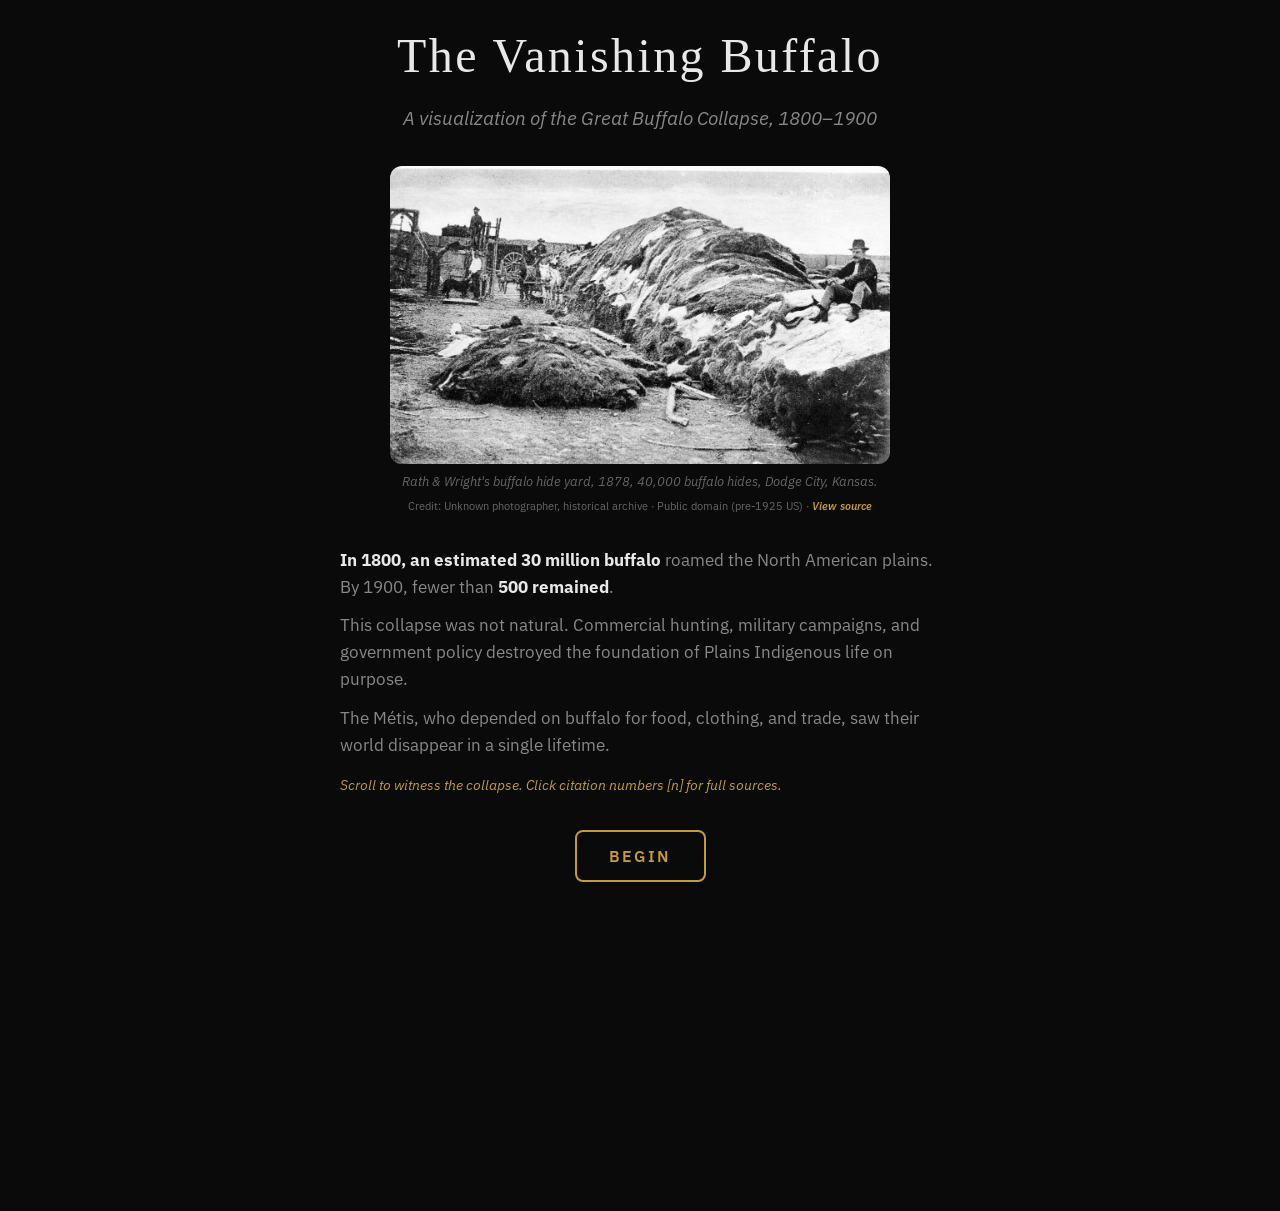
<file: index.html>
<!DOCTYPE html>
<html lang="en">
<head>
    <meta charset="UTF-8">
    <meta name="viewport" content="width=device-width, initial-scale=1.0">
    <meta name="description" content="A visualization of the Great Buffalo Collapse, 1800-1900. Scroll to watch the buffalo population disappear.">
    <title>The Vanishing Buffalo — Scroll Edition</title>

    <!-- Open Graph -->
    <meta property="og:title" content="The Vanishing Buffalo — A Scroll-Driven History">
    <meta property="og:description" content="30 million buffalo in 1800. Fewer than 500 by 1900. Scroll through the collapse of the North American plains buffalo — every data point cited, every image sourced.">
    <meta property="og:type" content="website">
    <meta property="og:url" content="https://bayarddevries.github.io/buffalo-counter-v2/">
    <meta property="og:image" content="https://bayarddevries.github.io/buffalo-counter-v2/images/bisonhides.jpg">
    <meta property="og:image:width" content="1200">
    <meta property="og:image:height" content="630">

    <!-- Twitter Card -->
    <meta name="twitter:card" content="summary_large_image">
    <meta name="twitter:title" content="The Vanishing Buffalo — A Scroll-Driven History">
    <meta name="twitter:description" content="30 million buffalo in 1800. Fewer than 500 by 1900. Scroll through the collapse — every data point cited.">

    <link rel="icon" type="image/svg+xml" href="favicon.svg">
    <link rel="preconnect" href="https://fonts.googleapis.com">
    <link rel="preconnect" href="https://fonts.gstatic.com" crossorigin>
    <link href="https://fonts.googleapis.com/css2?family=IM+Fell+English:ital,wght@0,400;1,400&family=IBM+Plex+Sans:wght@400;500;600;700&display=swap" rel="stylesheet">
    <link rel="stylesheet" href="styles.css?v=32">
</head>
<body>

    <!-- Atmospheric Background (full-bleed, fixed, behind content) -->
    <div class="atmo-bg atmo-bg-current" id="atmoBgCurrent" aria-hidden="true"></div>
    <div class="atmo-bg atmo-bg-next" id="atmoBgNext" aria-hidden="true"></div>
    <div class="atmo-overlay" aria-hidden="true"></div>

    <!-- Splash Overlay -->
    <div class="splash" id="splash" role="dialog" aria-modal="true" aria-label="Introduction">
        <div class="splash-inner">
            <h1 class="splash-title">The Vanishing Buffalo</h1>
            <p class="splash-subtitle">A visualization of the Great Buffalo Collapse, 1800–1900</p>

            <figure class="splash-image">
                <img src="images/bisonhides.jpg" alt="Rath &amp; Wright's buffalo hide yard in 1878, showing 40,000 buffalo hides, Dodge City, Kansas" loading="eager">
                <figcaption>Rath &amp; Wright's buffalo hide yard, 1878, 40,000 buffalo hides, Dodge City, Kansas.</figcaption>
            </figure>

            <div class="splash-text">
                <p>
                    <strong>In 1800, an estimated 30 million buffalo</strong> roamed the North American plains.
                    By 1900, fewer than <strong>500 remained</strong>.
                </p>
                <p>
                    This collapse was not natural. Commercial hunting, military campaigns, and government policy
                    destroyed the foundation of Plains Indigenous life on purpose.
                </p>
                <p>
                    The Métis, who depended on buffalo for food, clothing, and trade, saw their world
                    disappear in a single lifetime.
                </p>
                <p>
                    <em>Scroll to witness the collapse. Click citation numbers [n] for full sources.</em>
                </p>
            </div>

            <button class="splash-enter" id="splashEnter" type="button">
                Begin
            </button>
        </div>
    </div>

    <!-- Sticky Counter -->
    <div class="counter-sticky" id="counterFixed" aria-label="Buffalo population counter">
        <div class="counter-sticky-inner">
            <div class="counter-year" id="counterYear" aria-live="polite">1800</div>
            <div class="counter-value" id="counterValue" aria-live="polite">30,000,000</div>
            <div class="counter-label" id="counterStatus" aria-live="polite">Population stable</div>
        </div>
        <!-- Timeline inside sticky header so it stays visible on mobile -->
        <div class="timeline-wrap">
            <div class="timeline-track">
                <div class="timeline-fill" id="timelineFill" style="width: 0%; background: var(--color-pop-green);"></div>
            </div>
            <div class="timeline-labels" id="timelineLabels">
                <!-- Labels injected by JS -->
            </div>
        </div>
    </div>

    <!-- Scroll Prompt -->
    <div class="scroll-prompt" id="scrollPrompt" aria-hidden="true">
        <span class="arrow">↓</span>
        Scroll to explore
    </div>

    <!-- Restart Pill (v2.2, audit U2) — hidden until scrolled past first card -->
    <button class="restart-pill" id="restartPill" type="button" aria-label="Restart from 1800" hidden>
        <span class="restart-glyph" aria-hidden="true">↺</span>
        <span class="restart-label">Restart</span>
    </button>

    <!-- Cards (scroll-snap) -->
    <div class="cards-section" id="cardsSection">
        <!-- Cards injected by JS from timeline.json -->
    </div>

    <!-- Sources Collapsible -->
    <div class="sources-bar" id="sourcesBar">
        <button class="sources-toggle" id="sourcesToggle" aria-expanded="false" aria-controls="sourcesPanel">
            <span class="sources-toggle-icon">▲</span>
            <span>Sources &amp; References</span>
        </button>
        <div class="sources-panel" id="sourcesPanel" role="region" aria-label="Sources and references" hidden>
            <!-- Sources injected by JS -->
        </div>
    </div>

    <script src="app.js?v=4"></script>

</body>
</html>
</file>
<file: styles.css>
/* ===================================
   Design Tokens
   =================================== */
:root {
    --color-bg: #0a0a0a;
    --color-bg-secondary: #111;
    --color-bg-card: #141414;
    --color-bg-card-active: #1a1a1a;
    --color-text-primary: #e8e8e8;
    --color-text-secondary: #888;
    --color-text-muted: #666;
    --color-accent: #c49a3a;
    --color-accent-hover: #d4a843;
    --color-pop-green: #2d6a4f;
    --color-yellow: #c49a3a;
    --color-warning: #e76f51;
    --color-danger: #c41e3a;
    --color-danger-dark: #8b0000;
    --color-border: rgba(196, 154, 58, 0.15);
    --color-border-active: rgba(196, 154, 58, 0.4);

    --font-heading: 'IM Fell English', 'Georgia', serif;
    --font-body: 'IBM Plex Sans', 'Segoe UI', sans-serif;

    --radius-md: 8px;
    --radius-lg: 12px;
    --radius-xl: 16px;

    --transition-fast: 150ms ease;
    --transition-base: 300ms ease;
    --transition-slow: 500ms ease;

    --counter-height: 160px;
}

/* ===================================
   Reset & Base
   =================================== */
*, *::before, *::after {
    margin: 0;
    padding: 0;
    box-sizing: border-box;
}

html {
    font-size: 16px;
    scroll-behavior: auto;
    height: 100%;
    overflow: hidden;
}

body {
    background: var(--color-bg);
    color: var(--color-text-primary);
    font-family: var(--font-body);
    line-height: 1.6;
    height: 100%;
    overflow-x: hidden;
    overflow-y: hidden;
    -webkit-text-size-adjust: 100%;
}

/* ===================================
   Atmospheric Background
   =================================== */
.atmo-bg {
    position: fixed;
    top: 0;
    left: 0;
    width: 100%;
    height: 100%;
    z-index: -1;
    background-size: cover;
    background-position: center;
    background-repeat: no-repeat;
    background-color: var(--color-bg);
}

.atmo-bg-current {
    z-index: -1;
    opacity: 1;
    transition: opacity 1.2s ease;
}

.atmo-bg-next {
    z-index: -2;
    opacity: 0;
    transition: opacity 1.2s ease;
}

.atmo-bg-next.fade-in {
    z-index: -1;
    opacity: 1;
}

.atmo-bg-current.fade-out {
    z-index: -2;
    opacity: 0;
}

.atmo-overlay {
    position: fixed;
    inset: 0;
    z-index: 0;
    pointer-events: none;
    background: radial-gradient(
        ellipse at center,
        rgba(10, 10, 10, 0.45) 0%,
        rgba(10, 10, 10, 0.85) 100%
    );
}

/* ===================================
  Splash Overlay
  =================================== */
.splash {
    position: fixed;
    inset: 0;
    z-index: 9999;
    background: var(--color-bg);
    display: flex;
    flex-direction: column;
    align-items: center;
    justify-content: center;
    padding: 1.5rem 1rem;
    opacity: 1;
    transition: opacity 0.6s ease;
    will-change: opacity;
}

@media (max-width: 767px) {
    .splash {
        align-items: flex-start;
        justify-content: flex-start;
        overflow-y: auto;
        -webkit-overflow-scrolling: touch;
        padding: 2rem 1rem;
    }
}

.splash.hidden {
    opacity: 0;
    pointer-events: none;
}

.splash-inner {
    max-width: 600px;
    text-align: center;
}

.splash-title {
    font-family: var(--font-heading);
    font-size: clamp(2rem, 6vw, 3rem);
    font-weight: 400;
    letter-spacing: 0.05em;
    color: var(--color-text-primary);
    margin-bottom: 0.5rem;
}

.splash-subtitle {
    font-family: var(--font-body);
    font-size: clamp(1rem, 2.5vw, 1.2rem);
    color: var(--color-text-secondary);
    font-style: italic;
    margin-bottom: 2rem;
}

.splash-image {
    margin: 0 auto 2rem;
    max-width: 500px;
}

.splash-image img {
    width: 100%;
    height: auto;
    border-radius: var(--radius-lg);
    display: block;
}

.splash-image figcaption {
    font-size: 0.8rem;
    color: var(--color-text-muted);
    margin-top: 0.5rem;
    font-style: italic;
}

.splash-text {
    text-align: left;
    margin-bottom: 2rem;
    font-family: var(--font-body);
}

.splash-text p {
    margin-bottom: 0.75rem;
    font-size: 1.05rem;
    color: var(--color-text-secondary);
}

.splash-text strong {
    color: var(--color-text-primary);
}

.splash-text em {
    color: var(--color-accent);
    font-size: 0.9rem;
}

.splash-enter {
    font-family: var(--font-body);
    font-size: 1rem;
    padding: 14px 2rem;
    background: transparent;
    border: 2px solid var(--color-accent);
    color: var(--color-accent);
    cursor: pointer;
    text-transform: uppercase;
    letter-spacing: 0.15em;
    border-radius: var(--radius-md);
    transition: all var(--transition-base);
    font-weight: 600;
}

.splash-enter:hover {
    background: var(--color-accent);
    color: var(--color-bg);
}

/* ===================================
   Sticky Counter
   =================================== */
.counter-sticky {
    position: sticky;
    top: 0;
    z-index: 50;
    background: var(--color-bg);
    padding: 1rem 1rem 0.75rem;
    border-bottom: 1px solid var(--color-border);
}

.counter-sticky-inner {
    max-width: 600px;
    margin: 0 auto;
    text-align: center;
}

.counter-year {
    font-family: var(--font-body);
    font-size: clamp(1.2rem, 4vw, 1.8rem);
    font-weight: 700;
    color: var(--color-accent);
    line-height: 1.1;
}

.counter-value {
    font-family: var(--font-heading);
    font-size: clamp(2.8rem, 14vw, 5rem);
    font-weight: 400;
    color: var(--color-pop-green);
    line-height: 1;
    text-shadow: 0 0 40px rgba(45, 106, 79, 0.25);
    transition: color var(--transition-base), text-shadow var(--transition-base);
    margin: 0.25rem 0;
}

.counter-value.warning {
    color: var(--color-yellow);
    text-shadow: 0 0 60px rgba(196, 154, 58, 0.3);
}

.counter-value.declining {
    color: var(--color-danger);
    text-shadow: 0 0 60px rgba(196, 30, 58, 0.3);
}

.counter-value.critical {
    color: var(--color-danger-dark);
    text-shadow: 0 0 60px rgba(139, 0, 0, 0.4);
}

.counter-label {
    font-size: 0.85rem;
    color: var(--color-text-secondary);
    font-style: italic;
}

/* ===================================
   Timeline
   =================================== */
.timeline-wrap {
    max-width: 600px;
    margin: 0 auto;
    padding: 0.75rem 1rem;
}

.timeline-track {
    position: relative;
    height: 6px;
    background: var(--color-bg-secondary);
    border-radius: 999px;
    overflow: hidden;
}

.timeline-fill {
    position: absolute;
    top: 0;
    left: 0;
    height: 100%;
    border-radius: 999px;
    width: 0%;
    will-change: width;
    transition: background 0.4s ease, width 0.3s ease;
}

.timeline-fill.pulse-critical {
    animation: pulse-critical 1.8s ease-in-out infinite;
    box-shadow: 0 0 8px var(--color-danger);
}

.timeline-fill.pulse-extinct {
    animation: pulse-extinct 2.5s ease-in-out infinite;
    box-shadow: 0 0 4px var(--color-danger-dark);
}

@keyframes pulse-critical {
    0%, 100% { opacity: 1; }
    50% { opacity: 0.55; }
}

@keyframes pulse-extinct {
    0%, 100% { opacity: 0.6; }
    50% { opacity: 0.2; }
}

.timeline-labels {
    display: flex;
    justify-content: space-between;
    font-family: var(--font-body);
    font-size: 0.7rem;
    color: var(--color-text-muted);
    margin-top: 2px;
    padding: 0 2px;
}

/* ===================================
   Scroll Prompt
   =================================== */
.scroll-prompt {
    text-align: center;
    padding: 0.5rem 1rem 1rem;
    font-family: var(--font-body);
    font-size: 0.8rem;
    color: var(--color-text-muted);
    animation: scroll-bounce 2s ease-in-out infinite;
}

.scroll-prompt .arrow {
    display: block;
    font-size: 1.4rem;
    margin-bottom: 0.25rem;
}

@keyframes scroll-bounce {
    0%, 100% { transform: translateY(0); opacity: 0.6; }
    50% { transform: translateY(6px); opacity: 1; }
}

/* ===================================
   Restart Pill (v2.2, audit U2)
   =================================== */
.restart-pill {
    position: fixed;
    right: 18px;
    bottom: 18px;
    z-index: 70;
    display: inline-flex;
    align-items: center;
    gap: 8px;
    padding: 10px 16px;
    border-radius: 999px;
    border: 1px solid var(--color-border-active);
    background: rgba(15, 15, 18, 0.78);
    backdrop-filter: blur(8px);
    -webkit-backdrop-filter: blur(8px);
    color: var(--color-text-primary);
    font-family: var(--font-body);
    font-size: 0.82rem;
    font-weight: 600;
    letter-spacing: 0.06em;
    text-transform: uppercase;
    cursor: pointer;
    box-shadow: 0 6px 18px rgba(0, 0, 0, 0.45);
    opacity: 0;
    transform: translateY(8px);
    transition: opacity 0.3s ease, transform 0.3s ease, background var(--transition-fast);
}

.restart-pill[hidden] {
    display: none;
}

.restart-pill:not([hidden]) {
    opacity: 1;
    transform: translateY(0);
}

.restart-pill:hover,
.restart-pill:focus-visible {
    background: rgba(196, 154, 58, 0.18);
    border-color: var(--color-accent);
    outline: none;
}

.restart-pill:focus-visible {
    box-shadow: 0 0 0 2px var(--color-accent), 0 6px 18px rgba(0, 0, 0, 0.45);
}

.restart-glyph {
    font-size: 1rem;
    line-height: 1;
}

/* Mobile: shrink and tighten position above the sources toggle bar (~46px tall) */
@media (max-width: 767px) {
    .restart-pill {
        right: 12px;
        bottom: 64px;
        padding: 8px 12px;
        font-size: 0.72rem;
    }
}

/* ===================================
   Cards Section — scroll snap
   =================================== */
.cards-section {
    scroll-snap-type: y mandatory;
    overflow-y: auto;
    height: 100vh;
    scroll-behavior: auto;
    -webkit-overflow-scrolling: touch;
    padding-bottom: 15vh;
    box-sizing: border-box;
}

/* ===================================
   Card base styles (all viewports)
   =================================== */
.card {
    scroll-snap-align: start;
    scroll-snap-stop: always;
    min-height: 100vh;
    display: flex;
    flex-direction: column;
    justify-content: flex-start;
    background: transparent;
    position: relative;
    z-index: 1;
}

.card.card-end {
    padding-bottom: 30vh;
}

.card-buffer {
    scroll-snap-align: none;
    scroll-snap-stop: normal;
    min-height: 80vh;
    opacity: 0;
    pointer-events: none;
    transform: none;
    background: transparent;
    padding: 0;
    margin: 0;
}

.card-inner {
    max-width: 600px;
    margin: 0 auto;
    width: 100%;
}

.card-year {
    font-family: var(--font-heading);
    font-size: clamp(2rem, 7vw, 3rem);
    font-weight: 400;
    color: var(--color-accent);
    line-height: 1;
    margin-bottom: 0.25rem;
}

.card-title {
    font-family: var(--font-body);
    font-size: clamp(1rem, 3.5vw, 1.3rem);
    font-weight: 700;
    color: var(--color-text-primary);
    margin-bottom: 0.75rem;
    line-height: 1.25;
}

.card-image {
    margin: 0 0 0.75rem;
    border-radius: var(--radius-lg);
    overflow: hidden;
    aspect-ratio: 16 / 9;
    background: rgba(0,0,0,0.2);
}

.card-image img {
    width: 100%;
    height: 100%;
    display: block;
    border-radius: var(--radius-lg);
    object-fit: contain;
    background: #000;
}

.card-image figcaption {
    font-size: 0.78rem;
    color: var(--color-text-muted);
    margin-top: 0.4rem;
    font-style: italic;
}

.card-image-final figcaption {
    font-size: 0.78rem;
    color: var(--color-text-muted);
    margin-top: 0.4rem;
    font-style: italic;
}

.img-meta {
    margin-top: 0.35rem;
    font-size: 0.7rem;
    color: var(--color-text-muted);
    line-height: 1.5;
}

.img-credit {
    font-style: normal;
}

.img-license {
    font-style: normal;
}

.img-source {
    color: var(--color-accent);
    text-decoration: none;
    font-weight: 600;
}

.img-source:hover {
    text-decoration: underline;
}

.card-image-final {
    margin: 1.25rem 0 0;
    border-radius: var(--radius-lg);
    overflow: hidden;
    background: rgba(0,0,0,0.2);
}

.card-image-final img {
    width: 100%;
    height: auto;
    display: block;
    border-radius: var(--radius-lg);
}

.card-text {
    font-family: var(--font-body);
    font-size: clamp(1rem, 3vw, 1.1rem);
    color: var(--color-text-secondary);
    line-height: 1.65;
}

.card-text .flag {
    font-size: 1.1em;
}

.card-end .card-year {
    color: var(--color-danger-dark);
}

@media (max-width: 767px) {

.card {
    padding: 2rem 1rem;
    opacity: 0.35;
    transform: scale(0.97);
    transition: opacity 0.4s ease, transform 0.4s ease;
}

.card.active {
    opacity: 1;
    transform: scale(1);
}

.card.card-end {
    padding-bottom: 30vh;
}

.card-buffer {
    scroll-snap-align: none;
    scroll-snap-stop: normal;
    min-height: 80vh;
    opacity: 0;
    pointer-events: none;
    transform: none;
    background: transparent;
    padding: 0;
    margin: 0;
}
}

/* ===================================
   Citation Toast
   =================================== */
.citation-toast {
    position: fixed;
    bottom: 20px;
    left: 50%;
    transform: translateX(-50%) translateY(100px);
    z-index: 1000;
    background: var(--color-bg-card);
    color: var(--color-text-primary);
    padding: 12px 20px;
    border-radius: var(--radius-lg);
    border: 1px solid var(--color-border-active);
    font-size: 0.85rem;
    font-family: var(--font-body);
    box-shadow: 0 10px 30px rgba(0,0,0,0.5);
    transition: transform 0.3s ease, opacity 0.3s ease;
    opacity: 0;
    pointer-events: none;
    max-width: 90vw;
    text-align: center;
}

.citation-toast.visible {
    transform: translateX(-50%) translateY(0);
    opacity: 1;
}

.cite {
    color: var(--color-accent);
    text-decoration: none;
    font-weight: 600;
    font-size: 0.8em;
    vertical-align: super;
    margin-left: 2px;
    transition: color var(--transition-fast);
}

.cite:hover {
    color: var(--color-accent-hover);
    text-decoration: underline;
}

/* ===================================
   Sources bar
   =================================== */
.sources-bar {
    position: fixed;
    bottom: 0;
    left: 0;
    right: 0;
    z-index: 60;
    background: var(--color-bg-secondary);
    border-top: 1px solid var(--color-border);
}

.sources-toggle {
    width: 100%;
    display: flex;
    align-items: center;
    justify-content: center;
    gap: 0.5rem;
    padding: 10px;
    background: none;
    border: none;
    color: var(--color-text-muted);
    font-family: var(--font-body);
    font-size: 0.8rem;
    cursor: pointer;
    text-transform: uppercase;
    letter-spacing: 0.1em;
    font-weight: 600;
}

.sources-toggle-icon {
    transition: transform var(--transition-fast);
    font-size: 0.7rem;
}

.sources-toggle[aria-expanded="true"] .sources-toggle-icon {
    transform: rotate(180deg);
}

.sources-panel {
    max-height: 50vh;
    overflow-y: auto;
    padding: 0 1rem 1rem;
}

.sources-panel[hidden] {
    display: none;
}

.sources-panel h3 {
    font-family: var(--font-body);
    font-size: 0.85rem;
    color: var(--color-accent);
    margin: 1rem 0 0.5rem;
    font-weight: 700;
}

.sources-panel ul {
    list-style: none;
    padding: 0;
}

.sources-panel li {
    font-size: 0.82rem;
    color: var(--color-text-secondary);
    margin-bottom: 0.5rem;
    line-height: 1.4;
}

.sources-panel a {
    color: var(--color-accent);
    text-decoration: none;
}

.sources-panel a:hover {
    text-decoration: underline;
}

.sources-note {
    font-size: 0.78rem;
    color: var(--color-text-muted);
    font-style: italic;
    margin-top: 1rem;
    padding-top: 0.75rem;
    border-top: 1px solid var(--color-border);
}

/* ===================================
   Footer
   =================================== */
.footer {
    text-align: center;
    padding: 1.5rem 1rem;
    font-size: 0.8rem;
    color: var(--color-text-muted);
    font-family: var(--font-body);
}

.footer a {
    color: var(--color-accent);
    text-decoration: none;
}

/* ===================================
   Share Button
   =================================== */
.footer-share {
    margin-top: 1rem;
}

.share-btn {
    font-family: var(--font-body);
    font-size: 0.8rem;
    padding: 8px 18px;
    background: transparent;
    border: 1px solid var(--color-border);
    color: var(--color-text-secondary);
    cursor: pointer;
    border-radius: 999px;
    transition: all var(--transition-fast);
    letter-spacing: 0.05em;
}

.share-btn:hover {
    border-color: var(--color-accent);
    color: var(--color-accent);
    background: rgba(196, 154, 58, 0.08);
}

/* ===================================
   Restart Button (bottom footer)
   =================================== */
.footer-restart {
    margin-top: 0.75rem;
}

.restart-bottom-btn {
    font-family: var(--font-body);
    font-size: 0.85rem;
    padding: 10px 24px;
    background: transparent;
    border: 2px solid var(--color-accent);
    color: var(--color-accent);
    cursor: pointer;
    border-radius: 999px;
    transition: all var(--transition-base);
    letter-spacing: 0.08em;
    font-weight: 600;
}

.restart-bottom-btn:hover {
    background: var(--color-accent);
    color: var(--color-bg);
}

/* ===================================
   Scroll Position Dots
   =================================== */
.scroll-dots {
    position: fixed;
    right: 12px;
    top: 50%;
    transform: translateY(-50%);
    z-index: 40;
    display: flex;
    flex-direction: column;
    align-items: center;
    gap: 6px;
    pointer-events: none;
}

.scroll-dot {
    width: 6px;
    height: 6px;
    border-radius: 50%;
    background: var(--color-border);
    transition: all var(--transition-base);
    flex-shrink: 0;
}

.scroll-dot.active {
    width: 8px;
    height: 8px;
    background: var(--color-accent);
    box-shadow: 0 0 6px rgba(196, 154, 58, 0.4);
}

/* Hide dots on small screens (touch targets too small + cards snap firmly) */
@media (max-width: 767px) {
    .scroll-dots {
        display: none;
    }
}

/* ===================================
   Responsive
   =================================== */
@media (max-width: 767px) {
    :root {
        --counter-height: 160px;
    }

    .counter-sticky {
        padding: 0.75rem 1rem 0.5rem;
    }

    .counter-year {
        font-size: clamp(1.1rem, 5vw, 1.4rem);
    }

    .counter-value {
        font-size: clamp(2.2rem, 12vw, 3.5rem);
    }

    .counter-label {
        font-size: 0.75rem;
    }

    .counter-status {
        font-size: 0.7rem;
    }

    .timeline-wrap {
        padding: 0.5rem 1rem;
    }

    .timeline-labels {
        font-size: 0.6rem;
    }

    .scroll-prompt {
        padding: 0.4rem 1rem 0.8rem;
        font-size: 0.75rem;
    }

    .splash-inner {
        padding: 0 0.5rem;
    }

    .splash-title {
        font-size: clamp(1.6rem, 8vw, 2.2rem);
        margin-bottom: 0.4rem;
    }

    .splash-subtitle {
        font-size: clamp(0.9rem, 3vw, 1rem);
        margin-bottom: 1.5rem;
    }

    .splash-image {
        max-width: 400px;
        margin-bottom: 1.5rem;
    }

    .splash-image figcaption {
        font-size: 0.75rem;
    }

    .splash-text p {
        font-size: 1rem;
        margin-bottom: 0.5rem;
    }

    .splash-enter {
        padding: 12px 1.5rem;
        font-size: 0.9rem;
    }

    .sources-toggle {
        padding: 8px;
        font-size: 0.75rem;
    }

    .sources-panel {
        padding: 0 0.75rem 0.75rem;
    }

    .sources-panel h3 {
        font-size: 0.8rem;
    }

    .sources-panel li {
        font-size: 0.78rem;
        line-height: 1.5;
    }

    .card {
        justify-content: flex-start;
        padding: 1.25rem 1rem;
    }

    .card-year {
        font-size: clamp(2rem, 7vw, 3rem);
        margin-bottom: 0.15rem;
    }

    .card-title {
        font-size: clamp(1rem, 3.5vw, 1.3rem);
        margin-bottom: 0.65rem;
        line-height: 1.2;
    }

    .card-image {
        margin-bottom: 0.5rem;
    }

    .card-image img {
        max-height: 170px;
        object-fit: cover;
    }

    .card-text {
        font-size: clamp(1rem, 3vw, 1.1rem);
        line-height: 1.55;
    }

    .footer {
        font-size: 0.75rem;
        padding: 1rem;
    }
}

@media (min-width: 768px) {
    :root {
        --counter-height: 200px;
    }

    .card {
        padding: 3rem 2rem;
    }
}

/* ===================================
   Reduced Motion
   =================================== */
@media (prefers-reduced-motion: reduce) {
    *,
    *::before,
    *::after {
        animation-duration: 0.01ms !important;
        animation-iteration-count: 1 !important;
        transition-duration: 0.01ms !important;
        scroll-behavior: auto !important;
    }
    
    .timeline-fill {
        transition: none;
    }
    
    .scroll-prompt {
        animation: none;
    }
    
    .card {
        transition: none;
    }
    
    .atmo-bg {
        transition: none;
    }
}
</file>
